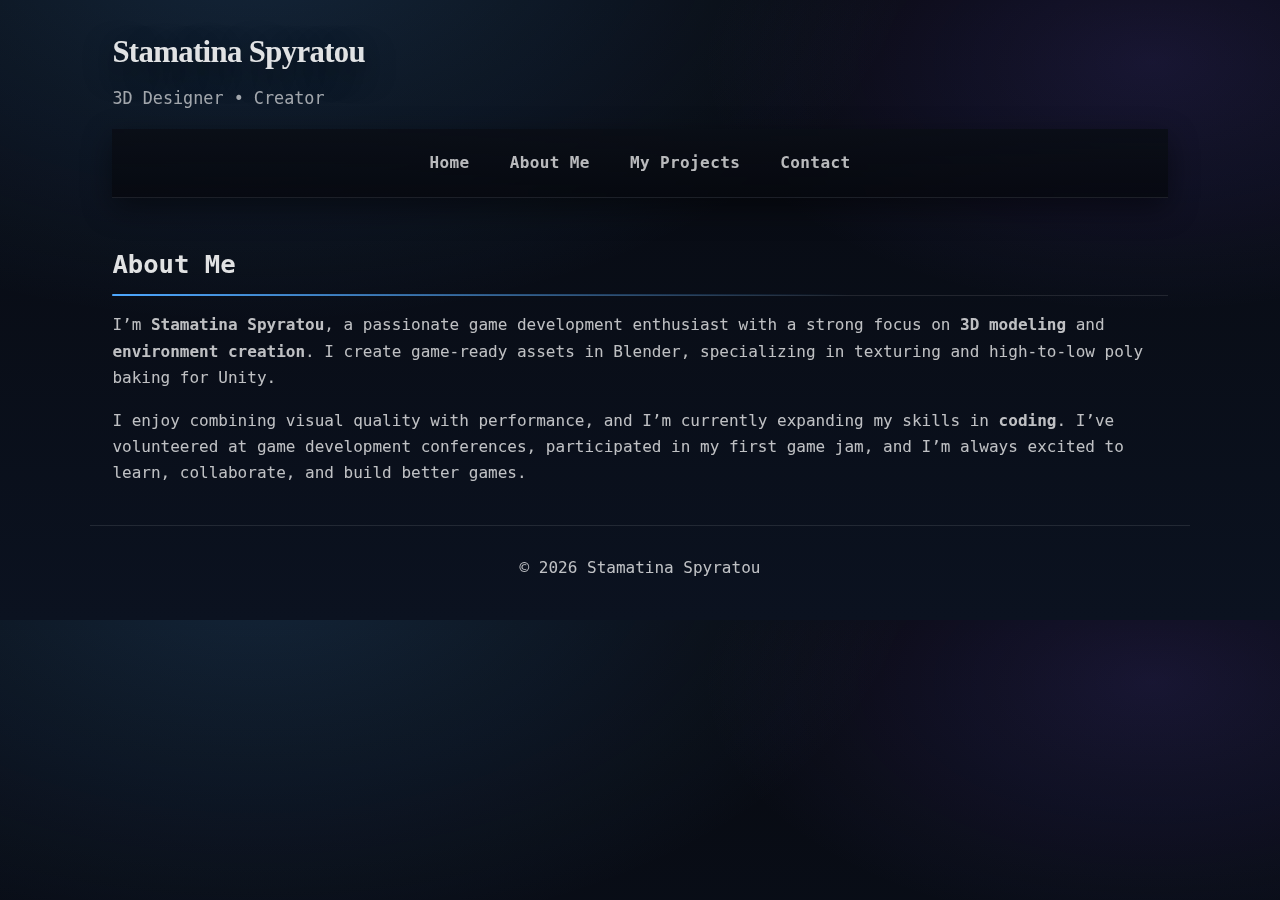
<file: about.html>
<!DOCTYPE html>
<html lang="en">
<head>
  <meta charset="UTF-8" />
  <meta name="viewport" content="width=device-width, initial-scale=1.0" />
  <title>About | Stamatina Spyratou</title>
  <link rel="stylesheet" href="style.css" />
</head>
<body>

  <header>
    <h1>Stamatina Spyratou</h1>
    <p>3D Designer • Creator</p>

    <nav class="top-nav">
      <a href="index.html">Home</a>
      <a href="about.html">About Me</a>
      <a href="projects.html">My Projects</a>
      <a href="contact.html">Contact</a>
    </nav>
  </header>

  <main>
    <h2>About Me</h2>
    <p>
    I’m <strong>Stamatina Spyratou</strong>, a passionate game development enthusiast with a strong focus on
    <strong>3D modeling</strong> and <strong>environment creation</strong>.
    I create game-ready assets in Blender, specializing in texturing and high-to-low poly baking for Unity.
  </p>

  <p>
    I enjoy combining visual quality with performance, and I’m currently expanding my skills in
    <strong>coding</strong>. I’ve volunteered at game development conferences, participated in my first game jam,
    and I’m always excited to learn, collaborate, and build better games.
  </p>
  </main>

  <footer>
    <p>© 2026 Stamatina Spyratou</p>
  </footer>

</body>
</html>
</file>
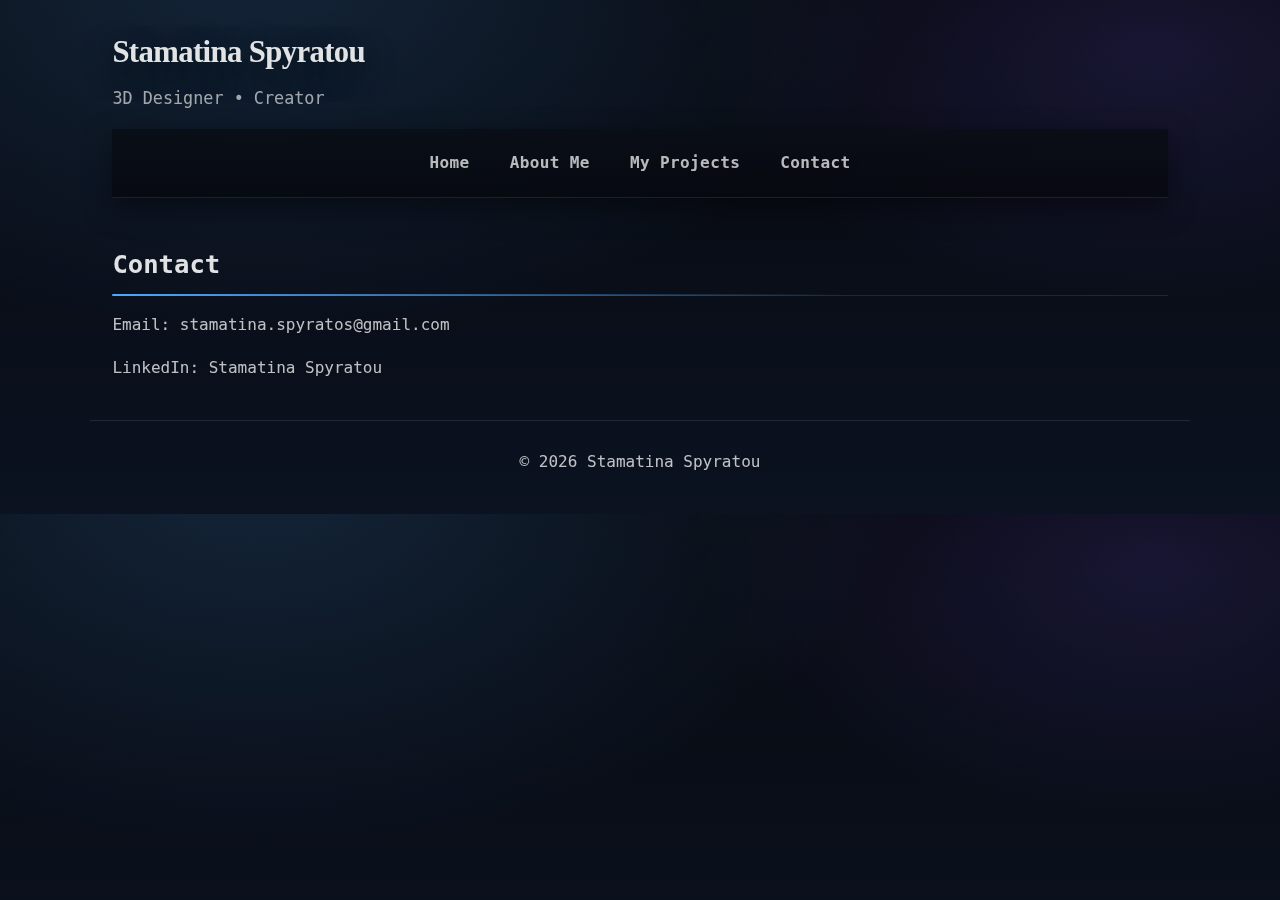
<file: contact.html>
<!DOCTYPE html>
<html lang="en">
<head>
  <meta charset="UTF-8" />
  <meta name="viewport" content="width=device-width, initial-scale=1.0" />
  <title>Contact | Stamatina Spyratou</title>
  <link rel="stylesheet" href="style.css" />
</head>
<body>

  <header>
    <h1>Stamatina Spyratou</h1>
    <p>3D Designer • Creator</p>

    <nav class="top-nav">
      <a href="index.html">Home</a>
      <a href="about.html">About Me</a>
      <a href="projects.html">My Projects</a>
      <a href="contact.html">Contact</a>
    </nav>
  </header>

  <main>
    <h2>Contact</h2>
    <p>Email: stamatina.spyratos@gmail.com</p>
    <p>LinkedIn: Stamatina Spyratou</p>
  </main>

  <footer>
    <p>© 2026 Stamatina Spyratou</p>
  </footer>

</body>
</html>
</file>
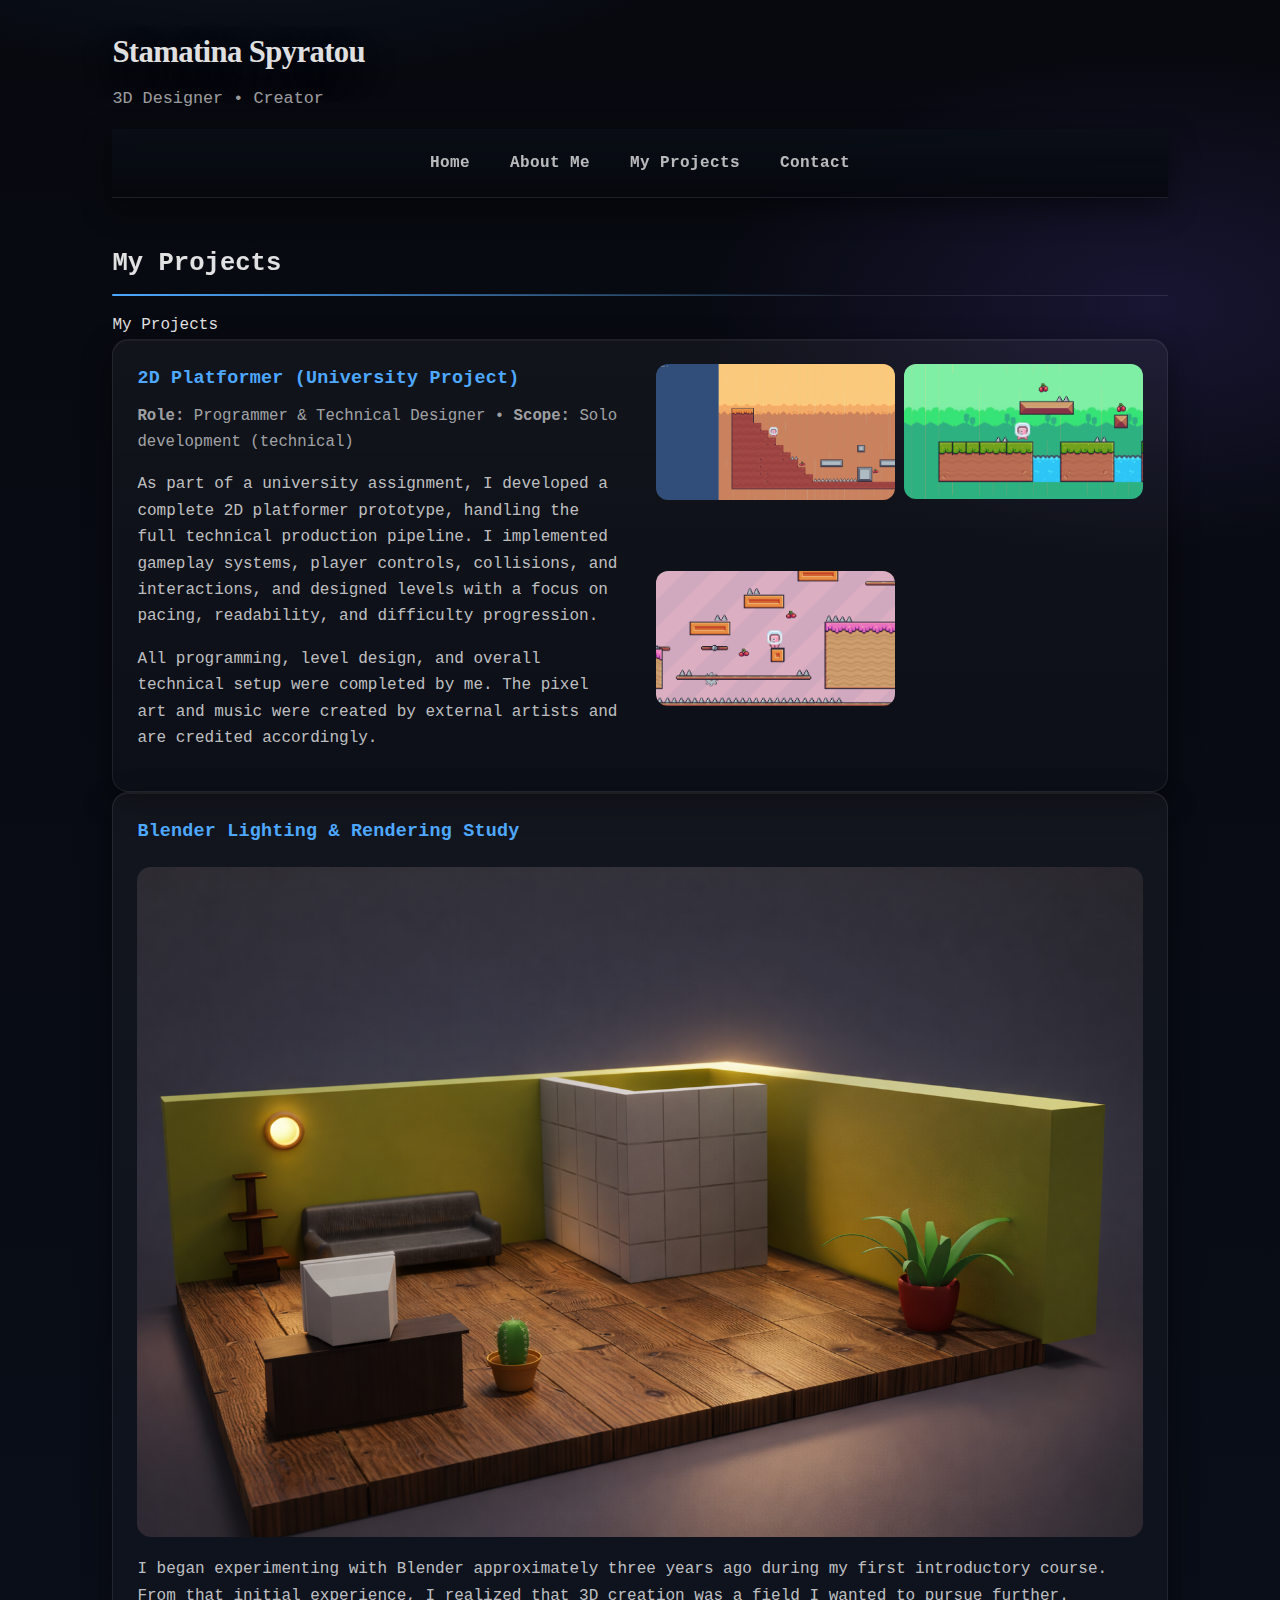
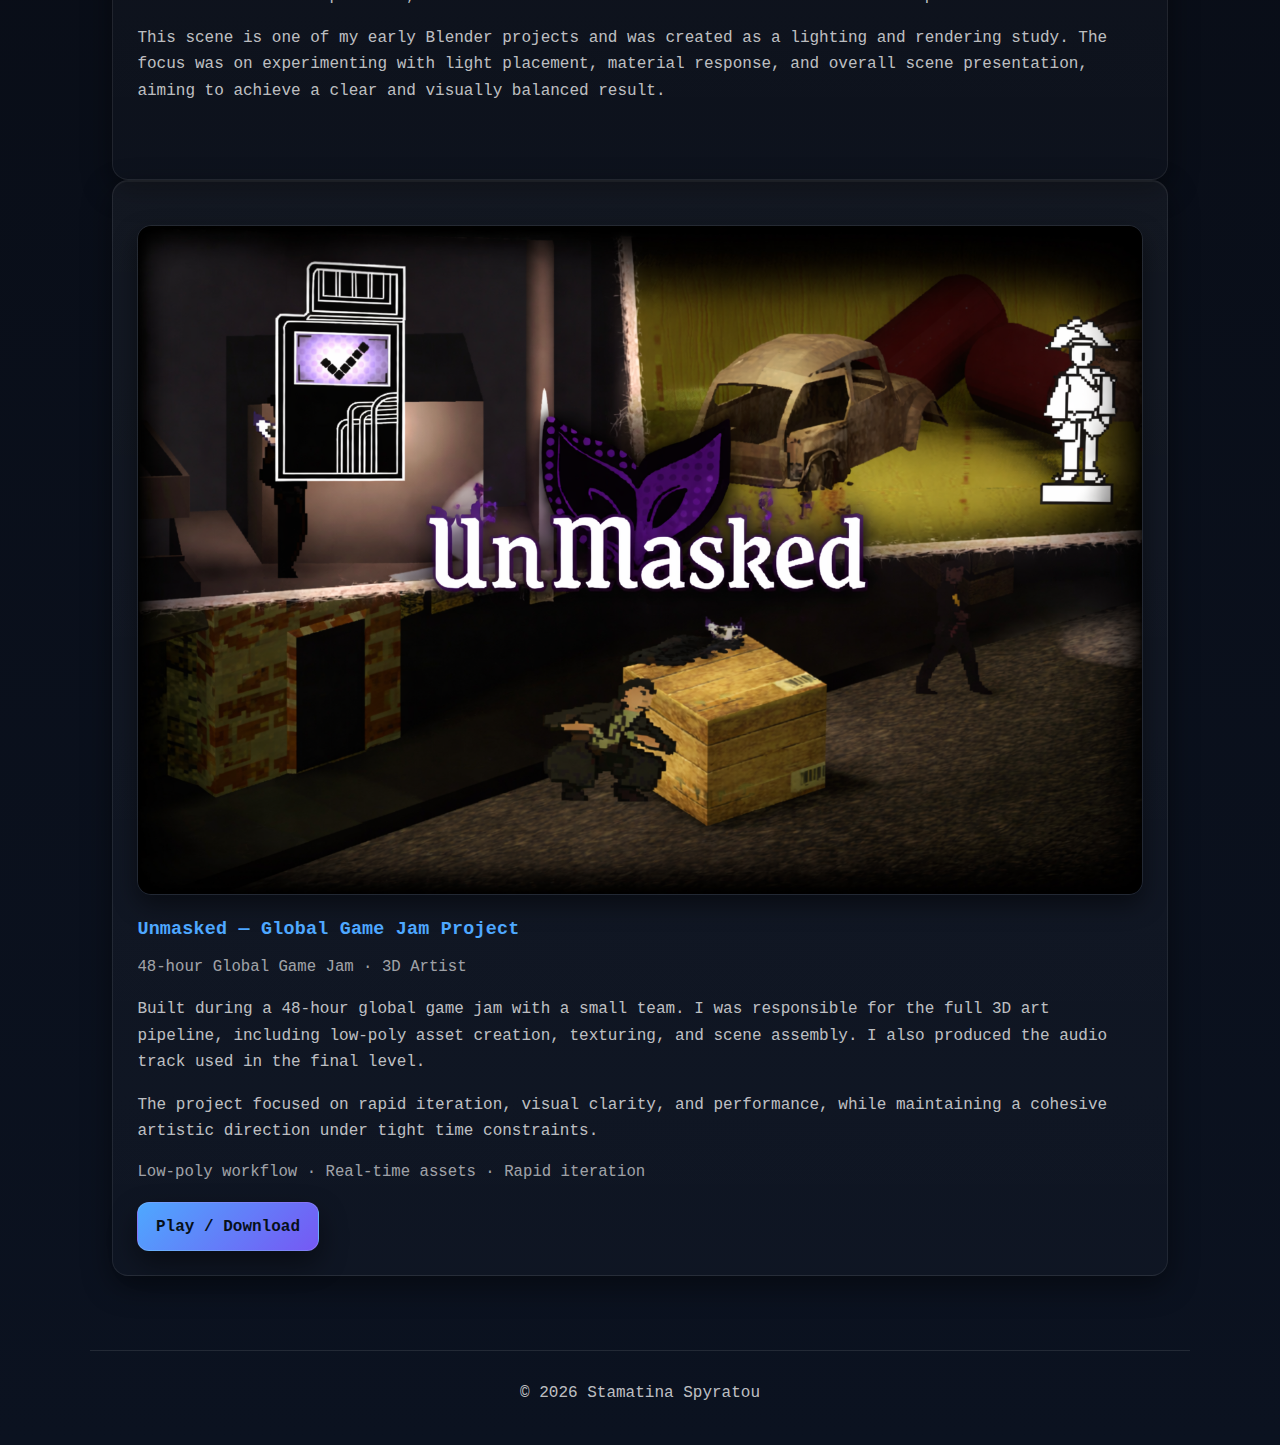
<file: projects.html>
<!DOCTYPE html>
<html lang="en">
<head>
  <meta charset="UTF-8" />
  <meta name="viewport" content="width=device-width, initial-scale=1.0" />
  <title>Projects | Stamatina Spyratou</title>
  <link rel="stylesheet" href="style.css" />
</head>
<body>

  <header>
    <h1>Stamatina Spyratou</h1>
    <p>3D Designer • Creator</p>

    <nav class="top-nav">
      <a href="index.html">Home</a>
      <a href="about.html">About Me</a>
      <a href="projects.html">My Projects</a>
      <a href="contact.html">Contact</a>
    </nav>
  </header>

  <main>
    <h2>My Projects</h2>
   <section id= "projects" > 

  <span>My Projects</span>
</div>


<section>
  <div class="project-box project-grid">

  <div class="project-text">
    <h3>2D Platformer (University Project)</h3>

    <p class="project-meta">
      <strong>Role:</strong> Programmer & Technical Designer •
      <strong>Scope:</strong> Solo development (technical)
    </p>

    <p>
      As part of a university assignment, I developed a complete 2D platformer prototype, handling the full
      technical production pipeline. I implemented gameplay systems, player controls, collisions, and interactions,
      and designed levels with a focus on pacing, readability, and difficulty progression.
    </p>

    <p>
      All programming, level design, and overall technical setup were completed by me.
      The pixel art and music were created by external artists and are credited accordingly.
    </p>
  </div>

  <!-- COLLAGE -->
  <div class="collage">
    <img src="images/Screenshot (245).png" class="collage-img a" alt="Platformer screenshot 1">
    <img src="images/Screenshot (246).png" class="collage-img b" alt="Platformer screenshot 2">
    <img src="images/Screenshot (247).png" class="collage-img c" alt="Platformer screenshot 3">
  </div>

</div>
  <section>
 
  <div class="project-box">
<h3>Blender Lighting & Rendering Study</h3>
  <img src="images/blender-room-render.png"
       alt="Blender lighting and rendering study"
       class="project-image">


  <p>
    I began experimenting with Blender approximately three years ago during my first introductory course.
    From that initial experience, I realized that 3D creation was a field I wanted to pursue further.
  </p>

  <p>
    This scene is one of my early Blender projects and was created as a lighting and rendering study.
    The focus was on experimenting with light placement, material response, and overall scene presentation,
    aiming to achieve a clear and visually balanced result.
  </p>
<section>
</div>
<div class="project">
  <img class="project-image" src="images/gamejam.png" alt="Unmasked Game Jam project">

  <h3>Unmasked — Global Game Jam Project</h3>
  <p class="project-subtitle">48-hour Global Game Jam · 3D Artist</p>

  <p>
    Built during a 48-hour global game jam with a small team. I was responsible
    for the full 3D art pipeline, including low-poly asset creation, texturing,
    and scene assembly. I also produced the audio track used in the final level.
  </p>

  <p>
    The project focused on rapid iteration, visual clarity, and performance,
    while maintaining a cohesive artistic direction under tight time constraints.
  </p>

  <p class="project-meta">
    Low-poly workflow · Real-time assets · Rapid iteration
  </p>

  <div class="project-actions">
    <a href="https://raidev.itch.io/unmasked" class="project-link" target="_blank">
      Play / Download
    </a>
  </div>
</div>
 


<section>
  </main>

  <footer>
    <p>© 2026 Stamatina Spyratou</p>
  </footer>

</body>
</html>
</file>
<file: style.css>
/* =====================
   RESET & BASE
===================== */
:root{
  --bg0:#07090f;
  --bg1:#0b1220;

  --card:#0d111a;
  --card2:#0b0f17;
  --stroke:rgba(255,255,255,.08);

  --text:rgba(255,255,255,.88);
  --muted:rgba(255,255,255,.62);

  --accent:#4ea8ff;
  --accent2:#7c5cff;

  --radius:16px;
  --shadow: 0 10px 30px rgba(0,0,0,.45);
  --shadow2: 0 18px 45px rgba(0,0,0,.55);

  --maxw:1100px;
}

*{
  margin:0;
  padding:0;
  box-sizing:border-box;
}

html{
  scroll-behavior:smooth;
  scroll-padding-top:80px;
}

body{
  font-family:"VT323", monospace;
  color:var(--text);
  line-height:1.65;
  font-size:16px;
  background:
    radial-gradient(1200px 700px at 20% -10%, rgba(78,168,255,.18), transparent 55%),
    radial-gradient(900px 500px at 90% 10%, rgba(124,92,255,.14), transparent 50%),
    linear-gradient(180deg, var(--bg0), var(--bg1));
}

body::before{
  content:"";
  position:fixed;
  inset:0;
  pointer-events:none;
  opacity:.06;
  background-image:
    repeating-linear-gradient(0deg, rgba(255,255,255,.06), rgba(255,255,255,.06) 1px, transparent 1px, transparent 3px);
  mix-blend-mode:overlay;
}

/* Better focus ring for keyboard users */
:focus-visible{
  outline:2px solid rgba(78,168,255,.65);
  outline-offset:3px;
  border-radius:10px;
}

/* =====================
   LAYOUT
===================== */
header, main, footer{
  max-width:var(--maxw);
  margin:auto;
  padding:1.4rem;
}

section{
  margin-bottom:3.2rem;
}

@media (max-width: 600px){
  header, main, footer{ padding:1.1rem; }
  section{ margin-bottom:2.6rem; }
}

/* =====================
   TOP NAV (STICKY)
===================== */
.top-nav{
  position:sticky;
  top:0;
  z-index:999;
  display:flex;
  gap:14px;
  justify-content:center;
  padding:12px 18px;

  background:
    linear-gradient(180deg, rgba(10,14,22,.92), rgba(6,8,14,.82));
  backdrop-filter: blur(10px);
  -webkit-backdrop-filter: blur(10px);

  border-bottom:1px solid rgba(255,255,255,.08);
  box-shadow: 0 10px 30px rgba(0,0,0,.45);
}

.top-nav a{
  color:rgba(255,255,255,.72);
  text-decoration:none;
  font-weight:600;
  letter-spacing:.4px;
  padding:8px 12px;
  border-radius:12px;
  transition: transform .18s ease, background .18s ease, color .18s ease, border-color .18s ease;
  border:1px solid transparent;
}

.top-nav a:hover{
  color:#fff;
  background: rgba(78,168,255,.12);
  border-color: rgba(78,168,255,.22);
  transform: translateY(-2px);
}

/* Optional: if you add class="active" in HTML */
.top-nav a.active{
  color:#fff;
  background: rgba(78,168,255,.16);
  border-color: rgba(78,168,255,.28);
}

/* =====================
   HEADER
===================== */
header{
  padding-top:2.2rem;
}

header h1{
  font-family:"Press Start 2P", cursive;
  font-size: clamp(1.4rem, 2.4vw, 2.1rem);
  margin-bottom:.9rem;
  letter-spacing:-0.02em;
  line-height:1.15;
  text-shadow: 0 10px 30px rgba(0,0,0,.6);
}

header p{
  color:var(--muted);
  font-size:1.05rem;
}

/* =====================
   HEADINGS
===================== */
h2{
  font-size: clamp(1.35rem, 2vw, 1.8rem);
  margin-bottom:1rem;
  padding-bottom:.65rem;
  border-bottom: 1px solid rgba(255,255,255,.10);
  position:relative;
}

h2::after{
  content:"";
  position:absolute;
  left:0;
  bottom:-1px;
  width: 70%;
  height:2px;
  border-radius:2px;
  background: linear-gradient(90deg, var(--accent), transparent);
}

h3{
  margin-bottom:.6rem;
  color: var(--accent);
  font-size:1.15rem;
  letter-spacing:.2px;
}

/* =====================
   TEXT
===================== */
p{
  margin-bottom:1rem;
  color: rgba(255,255,255,.74);
}

/* =====================
   SURFACE / CARD (shared)
===================== */
.skill,
.education .edu-item,
.project-box,
.project,
.project-card{
  background:
    linear-gradient(180deg, rgba(255,255,255,.045), rgba(255,255,255,.02));
  border: 1px solid var(--stroke);
  border-radius: var(--radius);
  box-shadow:
    var(--shadow),
    inset 0 1px 0 rgba(255,255,255,.05);
  padding: 1.5rem;
  transition: transform .18s ease, box-shadow .18s ease, border-color .18s ease;
}

.skill:hover,
.education .edu-item:hover,
.project-box:hover,
.project:hover,
.project-card:hover{
  transform: translateY(-6px);
  border-color: rgba(78,168,255,.35);
  box-shadow:
    var(--shadow2),
    0 0 0 1px rgba(78,168,255,.10) inset;
}

/* =====================
   SKILLS
===================== */
.skills{
  display:grid;
  grid-template-columns: repeat(auto-fit, minmax(260px, 1fr));
  gap: 22px;
}

.skill ul{
  list-style:none;
  margin:0;
  padding:0;
}

.skill li{
  position:relative;
  padding-left:16px;
  margin: 10px 0;
  color: rgba(255,255,255,.72);
}

.skill li::before{
  content:"";
  position:absolute;
  left:0;
  top:.6em;
  width:7px;
  height:7px;
  border-radius:50%;
  background: radial-gradient(circle at 30% 30%, #fff, var(--accent));
  box-shadow: 0 0 14px rgba(78,168,255,.35);
}

/* =====================
   EDUCATION
===================== */
.edu-details{
  color: var(--muted);
  font-size: 0.98rem;
}

/* =====================
   PROJECTS
===================== */
.project-meta,
.project-subtitle{
  font-size: 0.98rem;
  color: var(--muted);
  margin-bottom: 1rem;
}

/* =====================
   PROJECT GRID / COLLAGE
===================== */
.project-grid{
  display:grid;
  grid-template-columns: 1fr 1fr;
  gap: 2rem;
}

@media (max-width: 800px){
  .project-grid{ grid-template-columns: 1fr; }
}

.collage{
  display:grid;
  grid-template-columns: repeat(2, 1fr);
  gap: .6rem;
}

.collage-img{
  width:100%;
  border-radius: 12px;
}

/* =====================
   IMAGES
===================== */
img{
  max-width:100%;
  display:block;
  border-radius: 14px;
}

.project-image{
  margin: 1.2rem 0;
}

/* Add a little “frame” to images inside cards */
.skill img,
.edu-item img,
.project img,
.project-card img{
  border: 1px solid rgba(255,255,255,.08);
  box-shadow: 0 10px 24px rgba(0,0,0,.45);
}

/* FORCE CONTENT TO RESPECT PAGE WIDTH */
main img,
header img,
section img{
  max-width:100%;
  height:auto;
}

/* =====================
   LINKS & BUTTONS
===================== */
a{
  color: var(--accent);
  text-decoration:none;
  transition: color .18s ease, text-decoration-color .18s ease;
}

a:hover{
  color:#ffffff;
  text-decoration: underline;
  text-decoration-color: rgba(78,168,255,.65);
  text-underline-offset: 3px;
}

.project-actions{
  margin-top: 1rem;
}

.project-link{
  display:inline-flex;
  align-items:center;
  gap:.5rem;
  padding: .65rem 1.1rem;
  background: linear-gradient(135deg, rgba(78,168,255,1), rgba(124,92,255,.95));
  color:#071019;
  border-radius: 12px;
  font-weight: 700;
  border: 1px solid rgba(255,255,255,.14);
  box-shadow: 0 12px 28px rgba(0,0,0,.45);
  transition: transform .18s ease, filter .18s ease, box-shadow .18s ease;
}

.project-link:hover{
  text-decoration:none;
  transform: translateY(-2px);
  filter: brightness(1.05);
  box-shadow: 0 16px 34px rgba(0,0,0,.55);
}

/* =====================
   INTERNSHIP SECTION
===================== */
.internship-section h1{
  font-size: clamp(1.6rem, 2.6vw, 2.2rem);
  margin-bottom: .6rem;
}

.section-subtitle{
  color: var(--muted);
  margin-bottom: 2rem;
}

/* =====================
   FOOTER
===================== */
footer{
  text-align:center;
  border-top: 1px solid rgba(255,255,255,.10);
  padding-top: 1.8rem;
  color: rgba(255,255,255,.50);
}

/* =====================
   SUBTLE ENTRANCE (optional)
===================== */
@media (prefers-reduced-motion: no-preference){
  .skill,
  .project,
  .project-card,
  .project-box,
  .education .edu-item{
    animation: floatIn .5s ease both;
  }
  .skill:nth-child(2){ animation-delay:.06s; }
  .skill:nth-child(3){ animation-delay:.12s; }
}

@keyframes floatIn{
  from{ opacity:0; transform: translateY(10px); }
  to{ opacity:1; transform: translateY(0); }
}
</file>
